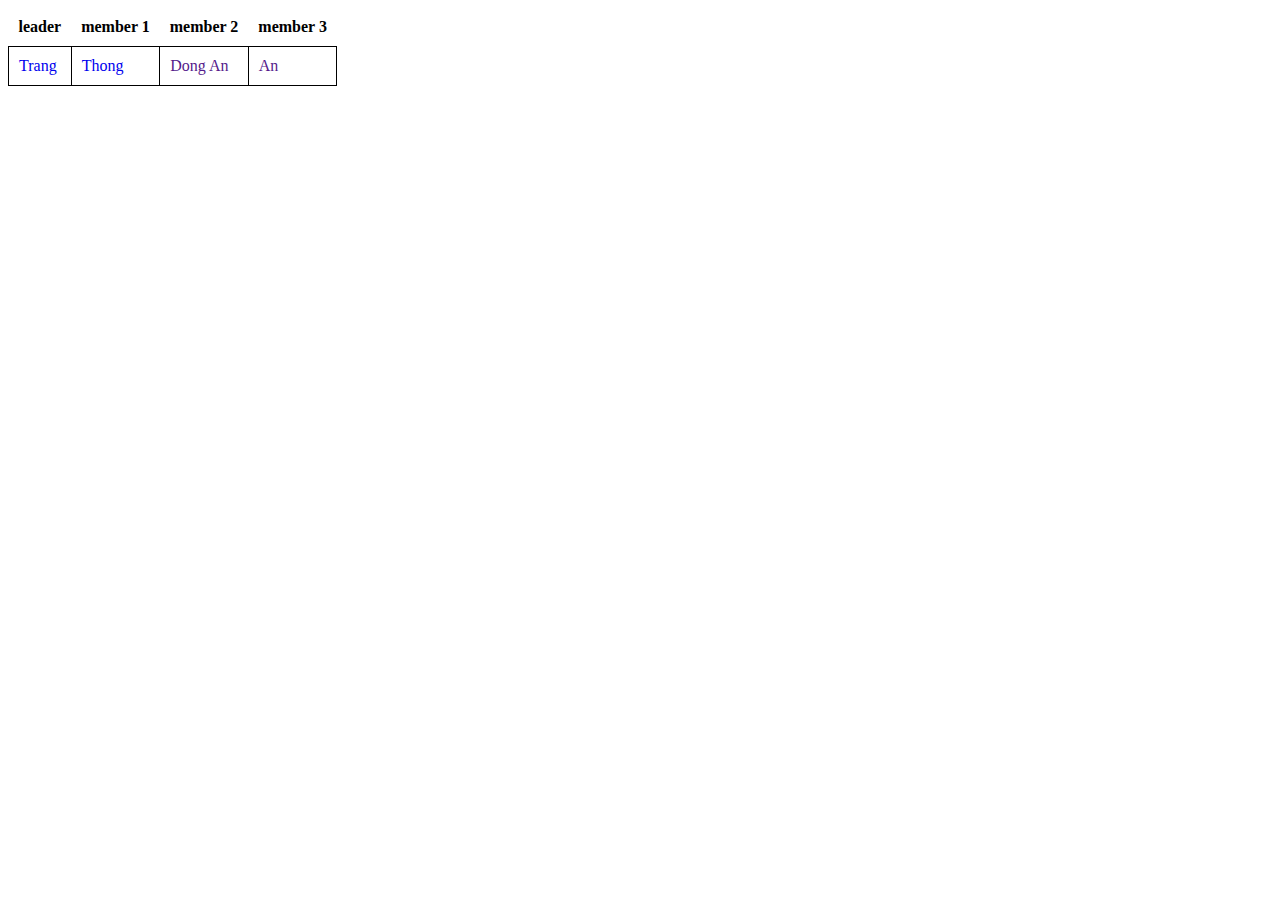
<file: index.html>
<!DOCTYPE html>
<html lang="en">
<head>
    <meta charset="UTF-8">
    <title>Title</title>
    <style>
        table {
            border-collapse: collapse;
        }
        table td {
            border: 1px solid black;
        }
        a{text-decoration: none;}

    </style>
</head>
<body>
<table cellpadding="10">
    <tr>
        <th>leader</th>
        <th>member 1</th>
        <th>member 2</th>
        <th>member 3</th>
    </tr>
    <tr>
        <td><a href="trang/index.html">Trang</a></td>
        <td><a href="thong/index.html">Thong</a></td>
        <td><a href="">Dong An</a></td>
        <td><a href="">An</a></td>
    </tr>
</body>
</html>
</file>
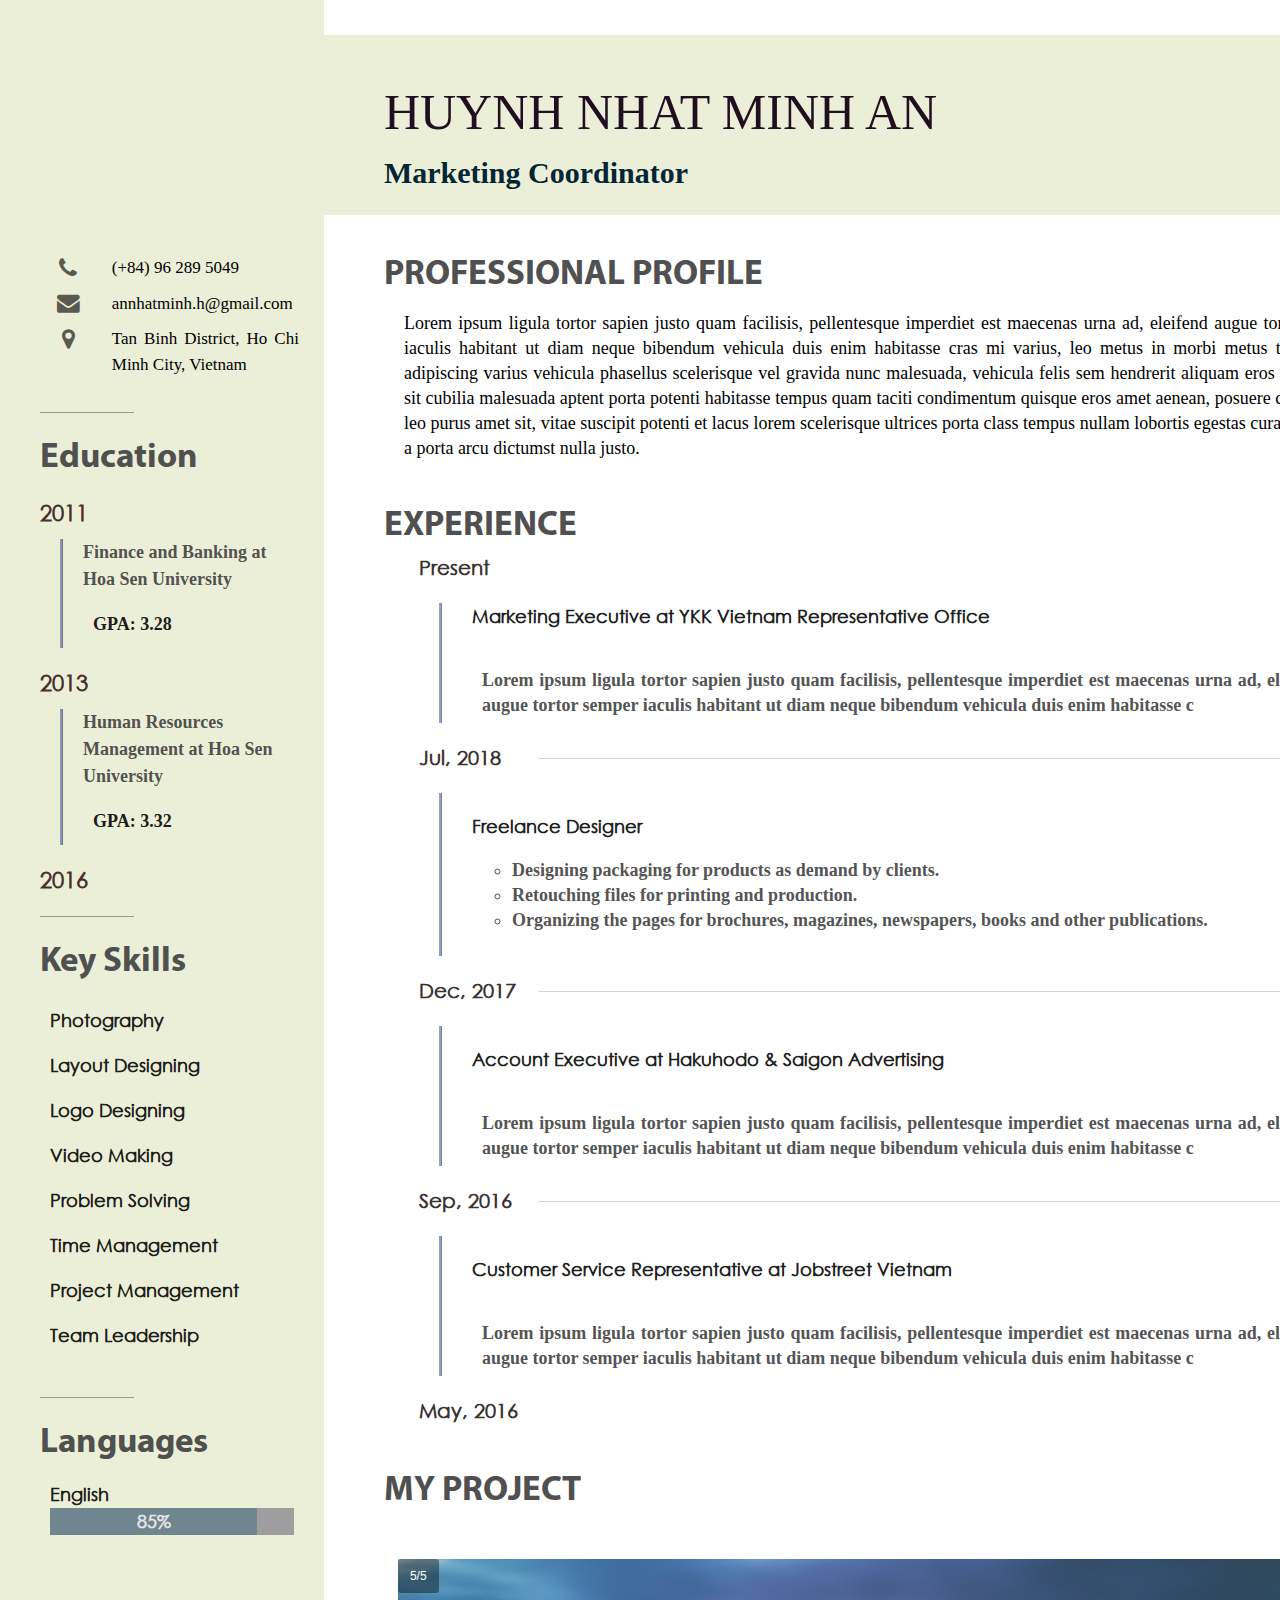
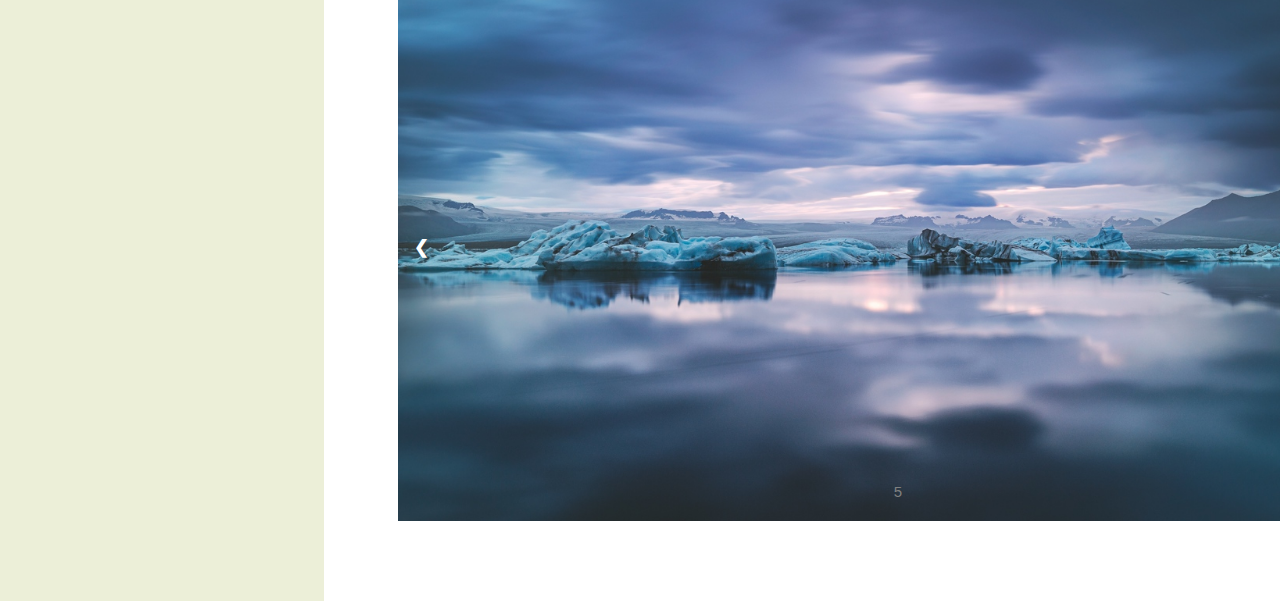
<file: an/index.html>
<!DOCTYPE html>
<html lang="en">
<!--
    source : http://bit.ly/2OksjeR
-->
<head>
    <meta charset="UTF-8">
    <meta name="viewport" content="width=device-width, initial-scale=1">
    <link rel="stylesheet" href="https://db.onlinewebfonts.com/c/5e7a22cbdfcff9e10b293d3031f8fcc3?family=Camellia">
    <title>An Huynh Resume</title>
    <link rel="stylesheet" href="https://cdnjs.cloudflare.com/ajax/libs/font-awesome/4.7.0/css/font-awesome.min.css">
    <link rel="stylesheet" href="https://www.w3schools.com/w3css/4/w3.css">
    <style>
        @font-face {
            font-family: "Century Gothic";
            src: url("century-gothic-cufonfonts-webfont/GOTHIC.woff") format("woff"),
            url("century-gothic-cufonfonts-webfont/GOTHICB.woff") format("woff"),
            url("century-gothic-cufonfonts-webfont/GOTHICBI.woff") format("woff"),
            url("century-gothic-cufonfonts-webfont/GOTHICI.woff") format("woff");
        }
        @font-face {
            font-family: "Myriad Pro";
            src: url("myriad-pro-cufonfonts-webfont/MYRIADPRO-BOLD.woff") format("woff"),
            url("myriad-pro-cufonfonts-webfont/MYRIADPRO-BOLDCOND.woff") format("woff"),
            url("myriad-pro-cufonfonts-webfont/MYRIADPRO-BOLDCONDIT.woff") format("woff"),
            url("myriad-pro-cufonfonts-webfont/MYRIADPRO-COND.woff") format("woff"),
            url("myriad-pro-cufonfonts-webfont/MYRIADPRO-CONDIT.woff") format("woff"),
            url("myriad-pro-cufonfonts-webfont/MYRIADPRO-REGULAR.woff") format("woff"),
            url("myriad-pro-cufonfonts-webfont/MYRIADPRO-SEMIBOLD.woff") format("woff"),
            url("myriad-pro-cufonfonts-webfont/MYRIADPRO-SEMIBOLDIT.woff") format("woff"),
            url("myriad-pro-cufonfonts-webfont/MyriadPro-Light.woff") format("woff"),
            url("myriad-pro-cufonfonts-webfont/MYRIADPRO-BOLDIT.woff") format("woff");
        }
        .m-layout {
            display: grid;
            grid-template-columns: min-content 85%;
            height: calc(100vw - 5px);
        }
        .m-layout > div {
            text-align: center;
            padding: 20px 0;
            font-size: 30px;
        }
        .m-layout > .item1 {
            background-color: #ecefd8;
        }
        .left-layout {
            height: fit-content;
            padding: 20px 5px;
        }
        .in-grid {
            display: grid;
            grid-template-columns: 20% 80%;
            grid-gap: 10px;
            padding: 15px;
        }
        .right-layout {
            height: fit-content;
            grid-template-rows: auto auto;
        }
        .right-layout > .item1 {
            background-color: #ecefd8;
            height: fit-content;
            margin-top: -35px;
        }
        .right-layout > .item2 {
            margin-left: 60px;
        }
        /*carousel*/
        .container {
            width: 1000px;
            position: relative;
            margin: 60px auto;
        }
        .Pics {
            display: none;
        }
        .prev, .next {
            cursor: pointer;
            position: absolute;
            alignment: center;
            top: 50%;
            width: auto;
            padding: 16px;
            margin-top: -22px;
            color: black;
            font-weight: bold;
            font-size: 18px;
            transition: 0.6s ease;
            border-radius: 0 3px 3px 0;
            user-select: none;
        }
        .next {
            right: 0;
            border-radius: 3px 0 0 3px;
            color: white;
        }
        .prev {
            left: 0;
            color: white;
        }
        .prev:hover, .next:hover {
            background-color: rgba(0, 0, 0, 0.8);
        }
        .text {
            color: grey;
            font-size: 15px;
            padding: 8px 12px;
            position: absolute;
            bottom: 10px;
            width: 100%;
            text-align: center;
        }
        .number {
            color: white;
            font-size: 12px;
            padding: 8px 12px;
            position: absolute;
            background-color: rgba(0,0,0,.4);
            border-radius: 3px;
            top: 0;
        }
        .fade {
            -webkit-animation-name: fade;
            -webkit-animation-duration: 1s;
            animation-name: fade;
            animation-duration: 1s;
        }
        @-webkit-keyframes fade {
            from {
                opacity: .4
            }
            to {
                opacity: 1
            }
        }
        @keyframes fade {
            from {
                opacity: .4
            }
            to {
                opacity: 1
            }
        }
        .Avatar {
            width: 200px;
            height: 200px;
            display: flex;
            margin: auto;
            border-radius: 50%;
            background-image: url("http://bit.ly/2MFZerM");
            background-position: center;
            background-size: contain;
        }
        .p-info > div {
            font-family: Cambria;
            font-size: 17px;
            margin: 0 15px 5px 35px;
            text-align: justify;
        }
        icon {
            text-align: center;
        }
        .l-lines {
            border-top: 1px ridge rgba(30, 30, 30, .4);
            width: 30%;
            margin-left: 35px;
        }
        .hd1 {
            font-family: "Myriad Pro";
            text-align: left;
            font-size: 35px;
            color: rgba(80, 80, 80, 1);
            font-weight: bold;
            margin: 20px 15px 5px 35px;
        }
        .timeline {
            height: fit-content;
            font-family: "Century Gothic";
            font-size: 22px;
            font-weight: bolder;
            color: rgba(50, 20, 20, .9);
            margin: 10px 15px 10px 35px;
            text-align: left;
        }
        .timeline > div {
            border-left: 3px ridge rgba(20, 30, 90, .5);
            margin: 10px 20px;
            font-family: Cambria;
            color: rgba(60, 60, 60, .9);
            font-size: 18px;
            padding-left: 20px;
        }
        .timeline > div > p {
            color: rgba(0, 0, 0, .9);
            font-size: 18px;
            padding: 0 10px 10px;
        }
        .hd1-content {
            height: fit-content;
            font-family: "Century Gothic";
            font-weight: bolder;
            color: rgba(0, 0, 0, .9);
            font-size: 18px;
            padding: 0 10px 10px;
            margin: 10px 15px 10px 35px;
            text-align: left;
        }
        .Name {
            font-family: Camellia;
            font-size: 50px;
            padding-left: 60px;
            padding-top: 40px;
            text-align: left;
            color: #200f21;
        }
        .Title {
            font-family: Victorian;
            font-size: 30px;
            padding-left: 60px;
            margin-top: -50px;
            padding-bottom: 20px;
            text-align: left;
            font-weight: bolder;
            color: #032535;
        }
        .hd2 {
            font-family: "Myriad Pro";
            text-align: left;
            font-size: 35px;
            color: rgba(80, 80, 80, 1);
            font-weight: bold;
            margin-bottom: -20px;
        }
        .hd2-content {
            font-family: Cambria;
            font-size: 18px;
            text-align: justify;
            line-height: 25px;
            padding: 10px 50px 5px 20px;
        }
        .JTitle {
            font-family: "Century Gothic";
            font-size: 25px;
            text-align: left;
            font-weight: bolder;
            margin-top: -20px;
            color: rgba(30, 20, 20, .9);
            padding-top: 15px;
        }
        .Wperiod {
            font-family: "Century Gothic";
            font-size: 20px;
            margin: 20px 0 40px;
            text-align: left;
            font-weight: bold;
            color: rgba(30, 20, 20, .9);
        }
        .r-lines {
            border-top: 1px ridge rgba(30, 30, 30, .2);
            box-shadow: grey;
            width: 100%;
            float: left;
            margin-top: -55px;
            margin-left: 120px;
        }
        ul.list-cir {
            list-style-type: circle;
            margin-top: -20px;
            font-family: Cambria;
            font-size: 18px;
            text-align: justify;
            line-height: 25px;
            padding-left: 30px;
        }
        /*Reponsive*/
        @media only screen and (max-width: 767px) {
            /* For mobile phones: */
            .left-layout, .Avatar  {
                display: none;
            }
            .m-layout {
                grid-template-columns: 0 calc(100% - 0px);
            }
            .container {
                width: 90vw;
                position: center;
            }
            .timeline {
                margin: 1vw;
            }
            .r-lines {
                width: 75%;
                float: right;
                margin-left: 3vw;
            }
        }
        @media only screen and (max-width: 414px) {
            .right-layout > .item1 {
                height: fit-content;
            }
            .Name {
                padding: 5vw 1vw;
                font-size: 8vw;
            }
            .Title {
                padding: 0 1vw 0;
                font-size: 4vw;
            }
            .right-layout > .item2 {
                margin: 1vw;
            }
            .hd2 {
                font-size: 5vw;
            }
            .hd2-content {
                font-size: 3.5vw;
                padding: 2vw;
            }
            .JTitle,.Wperiod {
                font-size: 4vw;
                padding: 1vw 3vw 1vw 3vw;
            }
        }
        @media only screen and (min-width: 415px)and (max-width: 766px) {
            .right-layout > .item1 {
                height: fit-content;
            }
            .Name {
                padding: 1vw;
                font-size: 10vw;
            }
            .Title {
                padding-left: 1vw;
                font-size: 8vw;
            }
            .right-layout > .item2 {
                margin: 1vw;
            }
            .hd2 {
                font-size: 6vw;
            }
            .hd2-content {
                font-size: 3.5vw;
                padding: 1vw 3vw 1vw 3vw;
            }
            .JTitle,.Wperiod {
                font-size: 4vw;
                padding: 1vw 3vw 1vw 3vw;
            }
        }
    </style>
<body>
<div class="m-layout">
    <div class="item1">
        <div class="Avatar">
        </div>
        <div class="left-layout">
            <div class="item1">
                <div class="p-info">
                    <div class="in-grid">
                        <icon class="item1">
                            <i class="fa fa-phone fa-lg" style="color: rgba(90, 90, 80, 1); padding-right: 20px"></i>
                        </icon>
                        <div class="item2">
                            (+84) 96 289 5049
                        </div>
                        <icon class="item3">
                            <i class="fa fa-envelope fa-lg" style="color: rgba(90, 90, 80, 1); padding-right: 20px"></i>
                        </icon>
                        <div class="item4">
                            annhatminh.h@gmail.com
                        </div>
                        <icon class="item5">
                            <i class="fa fa-map-marker fa-lg" style="color: rgba(90, 90, 80, 1); padding-right: 20px"></i>
                        </icon>
                        <div class="item6">Tan Binh District, Ho Chi Minh City, Vietnam</div>
                    </div>
                </div>
            </div>
            <hr class="l-lines">
            <div class="item2">
                <p class="hd1">
                    Education
                </p>
                <div class="timeline">
                    2011
                    <div>
                        Finance and Banking at Hoa Sen University
                        <p>GPA: 3.28</p>
                    </div>
                    2013
                    <div>
                        Human Resources Management at Hoa Sen University
                        <p>GPA: 3.32</p>
                    </div>
                    2016
                </div>
            </div>
            <hr class="l-lines">
            <div class="item3">
                <p class="hd1">
                    Key Skills
                </p>
                <div class="hd1-content">
                    <p>Photography</p>
                    <p>Layout Designing</p>
                    <p>Logo Designing</p>
                    <p>Video Making</p>
                    <p>Problem Solving</p>
                    <p>Time Management</p>
                    <p>Project Management</p>
                    <p>Team Leadership</p>
                </div>
            </div>
            <hr class="l-lines">
            <div class="item4">
                <p class="hd1">
                    Languages
                </p>
                <div class="hd1-content">
                    English
                    <div class="w3-grey">
                        <div class="w3-container w3-blue-grey w3-center w3-opacity-min w3-text-white"
                             style="width:85%">85%
                        </div>
                    </div>
                    <br>
                </div>
            </div>
        </div>
    </div>
    <div class="item2">
        <div class="right-layout">
            <div class="item1">
                <p class="Name">
                    HUYNH NHAT MINH AN
                </p>
                <p class="Title">
                    Marketing Coordinator
                </p>
            </div>
            <div class="item2">
                <div>
                    <p class="hd2">
                        PROFESSIONAL PROFILE
                    </p>
                    <p class="hd2-content">
                        Lorem ipsum ligula tortor sapien justo quam facilisis, pellentesque imperdiet est maecenas urna ad, eleifend augue tortor semper iaculis habitant ut diam neque bibendum vehicula duis enim habitasse cras mi varius, leo metus in morbi metus tincidunt ut adipiscing varius vehicula phasellus scelerisque vel gravida nunc malesuada, vehicula felis sem hendrerit aliquam eros velit tortor, sit cubilia malesuada aptent porta potenti habitasse tempus quam taciti condimentum quisque eros amet aenean, posuere curabitur eu leo purus amet sit, vitae suscipit potenti et lacus lorem scelerisque ultrices porta class tempus nullam lobortis egestas curae erat, odio a porta arcu dictumst nulla justo.
                    </p>
                </div>
                <div>
                    <p class="hd2">EXPERIENCE</p>
                    <div class="timeline">
                        <p class="Wperiod">Present</p>
                        <div>
                            <p class="JTitle">Marketing Executive at YKK Vietnam Representative Office</p>
                            <div class="hd2-content">
                                Lorem ipsum ligula tortor sapien justo quam facilisis, pellentesque imperdiet est
                                maecenas urna ad, eleifend augue tortor semper iaculis habitant ut diam neque
                                bibendum vehicula duis enim habitasse c
                            </div>
                        </div>
                        <p class="Wperiod">Jul, 2018
                        <hr class="r-lines">
                        </p>
                        <div>
                            <p class="JTitle">Freelance Designer</p>
                            <div class="hd2-content">
                                <ul class="list-cir">
                                    <li>Designing packaging for products as demand by clients.</li>
                                    <li>Retouching files for printing and production.</li>
                                    <li>Organizing the pages for brochures, magazines, newspapers, books and other
                                        publications.
                                    </li>
                                </ul>
                            </div>
                        </div>
                        <p class="Wperiod">Dec, 2017
                        <hr class="r-lines">
                        <div>
                            <p class="JTitle">Account Executive at Hakuhodo & Saigon Advertising</p>
                            <div class="hd2-content">
                                Lorem ipsum ligula tortor sapien justo quam facilisis, pellentesque imperdiet est
                                maecenas urna ad, eleifend augue tortor semper iaculis habitant ut diam neque
                                bibendum vehicula duis enim habitasse c
                            </div>
                        </div>
                        <p class="Wperiod">Sep, 2016
                        <hr class="r-lines">
                        </p>
                        <div>
                            <p class="JTitle">Customer Service Representative at Jobstreet Vietnam</p>
                            <div class="hd2-content">
                                Lorem ipsum ligula tortor sapien justo quam facilisis, pellentesque imperdiet est
                                maecenas urna ad, eleifend augue tortor semper iaculis habitant ut diam neque
                                bibendum vehicula duis enim habitasse c
                            </div>
                        </div>
                        <p class="Wperiod">May, 2016</p>
                    </div>
                </div>
                <div>
                    <p class="hd2">
                        MY PROJECT
                    </p>
                    <div class="container">
                        <div class="Pics fade">
                            <div class="number">1/5</div>
                            <img src="carousel/1.jpg" style="width: 100%">
                            <div class="1"></div>
                        </div>
                        <div class="Pics fade">
                            <div class="number">2/5</div>
                            <img src="carousel/2.jpg" style="width: 100%">
                            <div class="text">2</div>
                        </div>
                        <div class="Pics fade">
                            <div class="number">3/5</div>
                            <img src="carousel/3.jpg" style="width: 100%">
                            <div class="text">3</div>
                        </div>
                        <div class="Pics fade">
                            <div class="number">4/5</div>
                            <img src="carousel/4.jpg" style="width: 100%">
                            <div class="text">4</div>
                        </div>
                        <div class="Pics fade">
                            <div class="number">5/5</div>
                            <img src="carousel/5.jpg" style="width: 100%">
                            <div class="text">5</div>
                        </div>
                        <!--Button-->
                        <a class="prev" onclick="slides(-1)">&#10094;</a>
                        <a class="next" onclick="slides(1)">&#10095;</a>
                    </div>
                </div>
            </div>
        </div>
    </div>
</div>
<script>
    var slideIndex = 0;
    showSlides(slideIndex);
    function slides(n) {
        showSlides(slideIndex += n);
    }
    function currentSlide(n) {
        showSlides(slideIndex = n);
    }
    function showSlides(n) {
        var i;
        var slides = document.getElementsByClassName("Pics");
        if (n > slides.length) {
            slideIndex = 1
        }
        if (n < 1) {
            slideIndex = slides.length
        }
        for (i = 0; i < slides.length; i++) {
            slides[i].style.display = "none";
        }
        slides[slideIndex - 1].style.display = "block";
    }
</script>
</body>
</html>
</file>
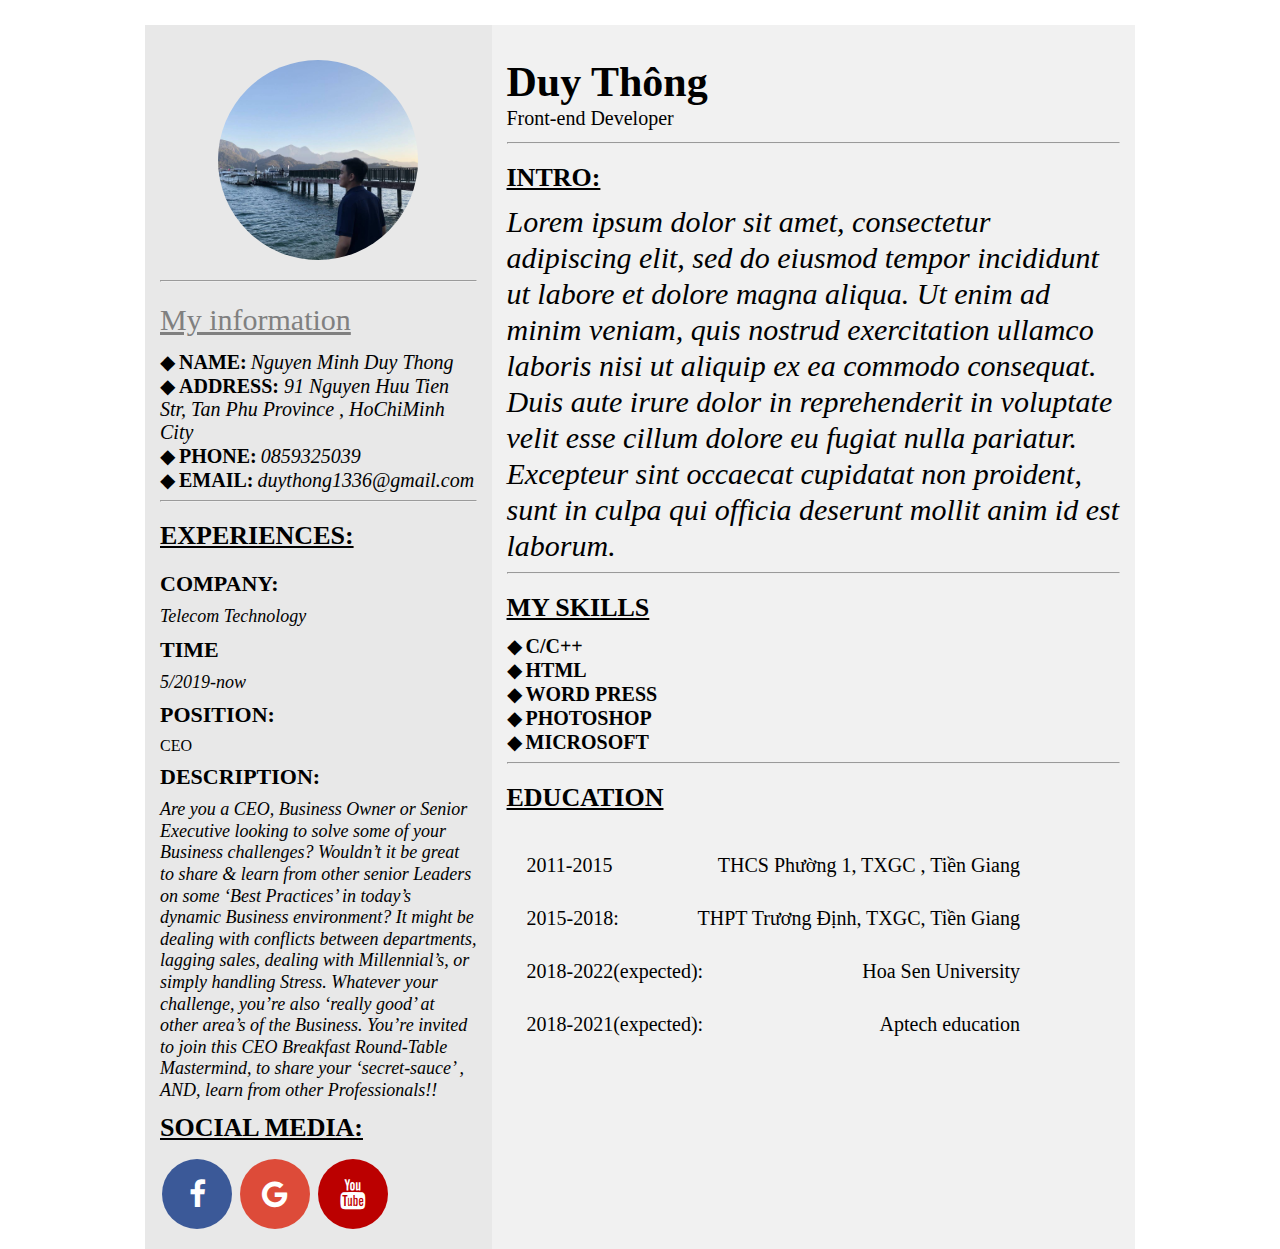
<file: thong/index.html>
<!DOCTYPE html>
<html lang="en">
<head>
    <link rel="stylesheet" href="https://cdnjs.cloudflare.com/ajax/libs/font-awesome/4.7.0/css/font-awesome.min.css">
    <link rel="stylesheet" href="cv.css">
    <meta charset="UTF-8">
    <title>Title</title>
</head>
<style>





</style>

<body>

<div class="main">

    <div class="left">
        <div class="avatar"></div>
        <hr>
            <div class="b2">My information</div>

            <span style='font-size:20px;'>&#9670;</span> <span class="a1">Name:</span>
            <span class="a2">Nguyen Minh Duy Thong</span>
            <div> <span> <span style='font-size:20px;'>&#9670;</span> <span class="a3">Address: </span>
            <span class="a2"> 91 Nguyen Huu Tien Str, Tan Phu Province , HoChiMinh City </span> </div>
            <div><span style='font-size:20px;'>&#9670;</span> <span class="a1">Phone:</span>
            <span class="a2">0859325039</span>
        </div>
        <div>
        <span style='font-size:20px;'>&#9670;</span> <span class="a1">Email:</span>
            <span class="a2">duythong1336@gmail.com</span></div>
        <hr>



        <div class="a5">experiences:</div>
        <div class="a6">Company:</div>
        <div class="a8">Telecom Technology</div>
        <div class="a6">Time</div>
        <div class="a8">5/2019-now</div>
        <div class="a6">Position:</div>
        <div>CEO</div>
        <div class="a6">Description:</div>
        <div class="a8"> Are you a CEO, Business Owner or Senior Executive looking to solve some of your Business challenges? Wouldn’t it be great to share & learn from other senior Leaders on some ‘Best Practices’ in today’s dynamic Business environment? It might be dealing with conflicts between departments, lagging sales, dealing with Millennial’s, or simply handling Stress. Whatever your challenge, you’re also ‘really good’ at other area’s of the Business. You’re invited to join this CEO Breakfast Round-Table Mastermind, to share your ‘secret-sauce’ , AND, learn from other Professionals!! </div>
        <div class="a5">Social Media:</div>
        <a href="https://www.facebook.com/thong.zuon" class="fa fa-facebook"></a>
        <a href="#" class="fa fa-google"></a>
        <a href="#" class="fa fa-youtube"></a>

    </div>
        <div class="right">
            <div class="name"></div>
                <div style="line-height: 50%">
                    <h1 style="font-size: 42px">Duy Thông</h1>
                    <p style="font-size: 15pt">Front-end Developer</p>
                </div>
                <hr>
        <div class="a5">INTRO:</div>
        <div class="a7">Lorem ipsum dolor sit amet, consectetur adipiscing elit, sed do eiusmod tempor incididunt ut labore et dolore magna aliqua. Ut enim ad minim veniam, quis nostrud exercitation ullamco laboris nisi ut aliquip ex ea commodo consequat. Duis aute irure dolor in reprehenderit in voluptate velit esse cillum dolore eu fugiat nulla pariatur. Excepteur sint occaecat cupidatat non proident, sunt in culpa qui officia deserunt mollit anim id est laborum.
        </div>
                <hr>
        <div class="a5">My Skills </div>
        <span style='font-size:20px;'>&#9670;</span> <span class="a1">C/C++</span>
        <div> <span style='font-size:20px;'>&#9670;</span> <span class="a1">HTML</span></div>
        <div><span style='font-size:20px;'>&#9670;</span> <span class="a1">Word Press</span></div>
        <div><span style='font-size:20px;'>&#9670;</span> <span class="a1">Photoshop</span></div>
        <div><span style='font-size:20px;'>&#9670;</span> <span class="a1">Microsoft</span></div>

            <hr>


        <div class="a5" > Education </div>
            <div class="khung">

            <span class="time">2011-2015  </span> <span class="edu">THCS Phường 1, TXGC , Tiền Giang</span>


                <div><span class="time">2015-2018:</span> <span class="edu">THPT Trương Định, TXGC, Tiền Giang</span></div>
                <div><span class="time">2018-2022(expected):</span> <span class="edu">Hoa Sen University</span></div>
                <div><span class="time">2018-2021(expected):</span><span class="edu">Aptech education</span></div>
                <div class="hobbies">


                </div>
            </div>





        </div>




















</div>


























</body>
</html>
</file>
<file: thong/cv.css>
body{
    width:65rem;
    height:70rem;

    margin:0 auto;

}
.avatar:hover{

    transform: scale(1.5);
}
.menu{


    width:100%;
    height:30px;
    border:1px solid;
}






.main {
    display: -ms-flexbox;
    display: flex;
    -ms-flex-wrap: wrap;
    flex-wrap: wrap;
    margin: 25px;

    line-height: normal;
}
.left {
    background-color: #E8E8E8;
    -ms-flex: 30%;
    flex: 30%;
    padding: 15px;
}
.right {
    background-color: #F1F1F1;
    -ms-flex: 60%;
    flex: 60%;
    padding: 15px;}


.avatar {
    height: 200px;
    width: 200px;
    border-radius: 50%;
    margin: 20px auto;
    background-image: url("abc.jpg");
    background-position: left;
    background-size: cover;
    transition : transform .2s;

}



.b2 {
    text-decoration: underline;
    color: grey;
    text-align: left;
    font-size: 30px;
    line-height: 200%;
}

.a1 {
    text-transform: uppercase;
    font-size: 20px;
    font-weight: bold;
    line-height: 120%;

}

.a2 {
    font-size: 20px;
    font-style: italic;
}

.a3 {
    text-transform: uppercase;
    font-size:20px;
    font-weight: bold;
    line-height: 120%;


}

.a5 {
    font-size: 26px;
    color: black;
    font-weight: bold;
    text-transform: uppercase;
    text-decoration: underline;
    line-height: 200%;
}

.a6 {
    font-size: 22px;
    color: black;
    font-weight: bold;
    text-transform: uppercase;
    line-height: 200%;

}

.a7 {
    font-size: 30px;
    font-style: italic;
    line-height: 120%;
}
.name{
    line-height: normal;
    position: static;
    padding-left: 15px;
    padding-bottom: 5px;
    padding-top: 5px;
    width: auto;
    text-shadow: 0 0 3px #E8E8E8;
}.a8{
     font-size: 18px;
     font-style: oblique;
     line-height: 120%;

 }
.time{
    float:left;
    margin-left:20px;
    font-size: 20px;
    margin-top: 30px;
}
.edu{
    float: right;
    margin-right:100px;
    font-size: 20px;
    margin-top:30px;

}



.contact{
    line-height: normal;
    margin-left: 15px;
    margin-bottom: 10px;
    margin-top: 10px;


}
.icon-bar {
    position: fixed;
    top: 50%;
    -webkit-transform: translateY(-50%);
    -ms-transform: translateY(-50%);
    transform: translateY(-50%);}

.grid-container {
    display: grid;
    grid-template-columns: auto auto auto;

    padding: 10px;}
.fa{
    padding: 20px;
    font-size: 30px;
    width: 30px;
    text-align: center;
    text-decoration: none;
    margin: 5px 2px;
    border-radius: 50%;

}
.fa:hover {
    opacity: 0.7;}
.fa-facebook {
    background: #3B5998;
    color: white;
}
.fa-google {
    background: #dd4b39;
    color: white;
}
.fa-youtube {
    background: #bb0000;
    color: white;
}
.a5:hover{
    color: #dd4b39;
}
.hobbies{
    height:200px;
}
</file>
